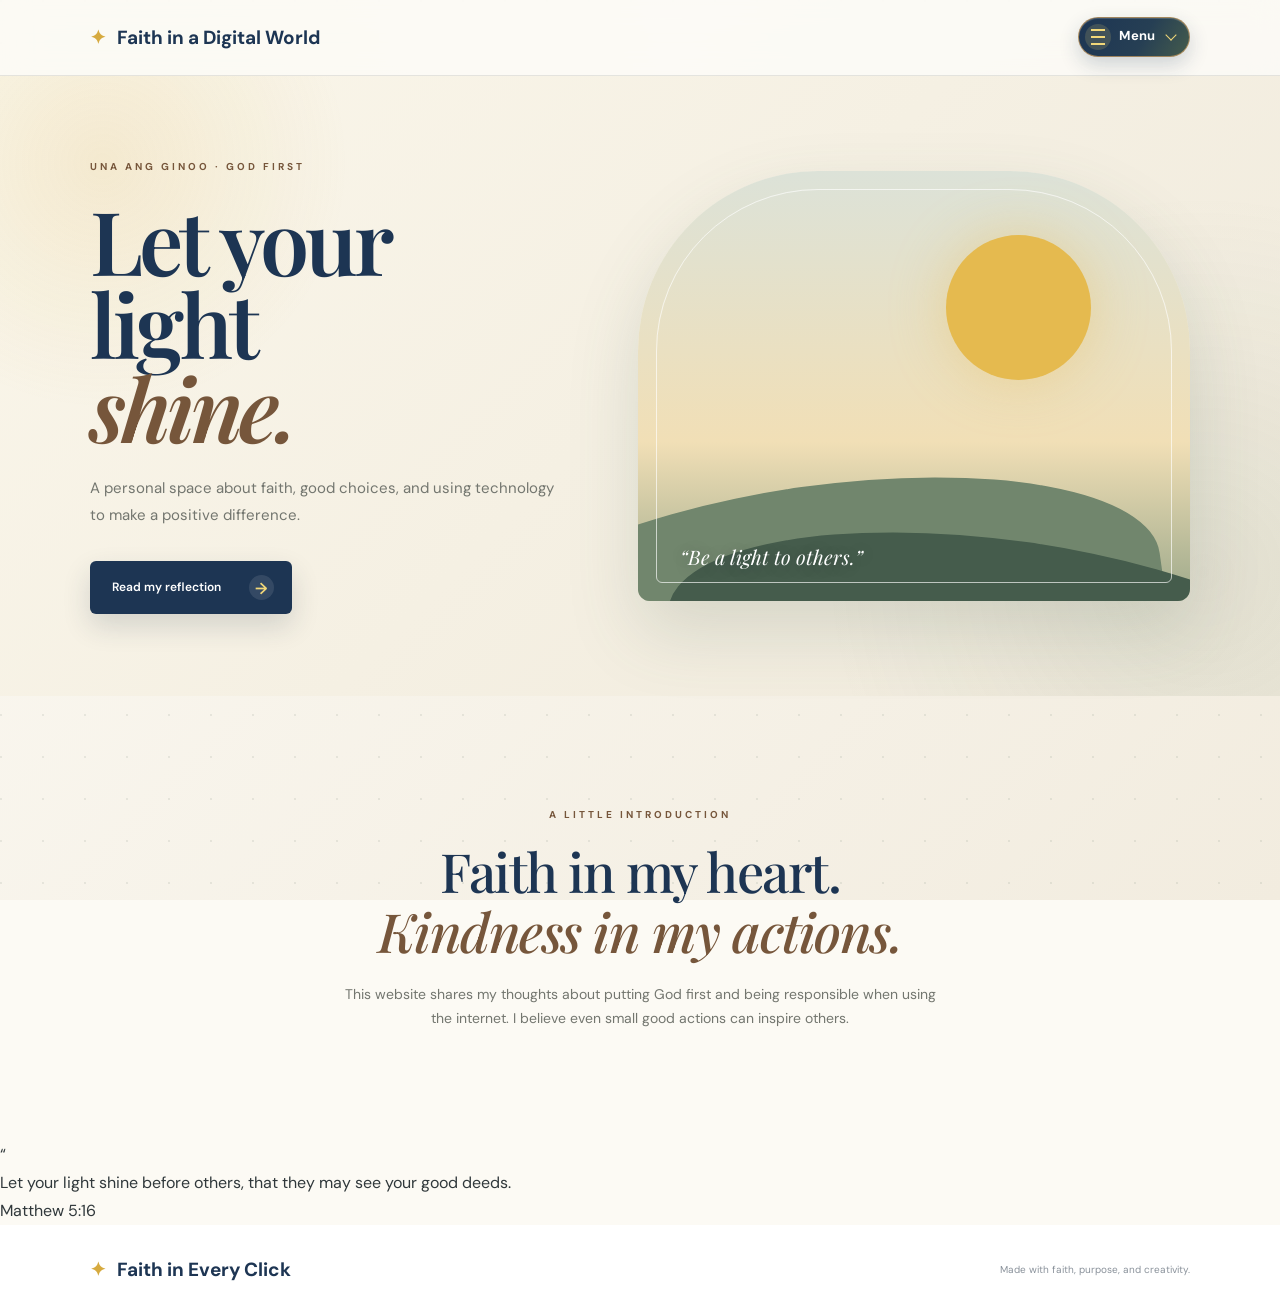
<file: index.html>
<!DOCTYPE html>
<html lang="en">
<head>
  <meta charset="UTF-8">
  <meta name="viewport" content="width=device-width, initial-scale=1.0">
  <title>Home | Faith in a Digital World</title>
  <link rel="stylesheet" href="style.css">
</head>
<body>
  <header class="site-header">
    <a class="brand" href="index.html"><span>✦</span> Faith in a Digital World</a>
    <details class="site-menu">
      <summary><span class="menu-icon" aria-hidden="true"></span>Menu</summary>
      <nav aria-label="Main navigation">
        <a class="active" href="index.html">Home</a>
        <a href="reflection.html">Reflection</a>
        <a href="about.html">About Me</a>
        <a class="logout" href="login.html">Log out</a>
      </nav>
    </details>
  </header>

  <main>
    <section class="hero" id="home">
      <div class="hero-text">
        <p class="eyebrow">UNA ANG GINOO · GOD FIRST</p>
        <h1>Let your light<br><em>shine.</em></h1>
        <p class="intro">A personal space about faith, good choices, and using technology to make a positive difference.</p>
        <a href="reflection.html" class="button">Read my reflection <span>→</span></a>
      </div>
      <div class="hero-image" role="img" aria-label="Golden sun setting behind peaceful hills">
        <div class="sun"></div>
        <div class="hill hill-back"></div>
        <div class="hill hill-front"></div>
        <p class="image-note">“Be a light to others.”</p>
      </div>
    </section>

    <section class="welcome">
      <p class="eyebrow">A LITTLE INTRODUCTION</p>
      <h2>Faith in my heart.<br><em>Kindness in my actions.</em></h2>
      <p>This website shares my thoughts about putting God first and being responsible when using the internet. I believe even small good actions can inspire others.</p>
    </section>

    <section class="quote-panel">
      <span class="quote-mark">“</span>
      <blockquote>Let your light shine before others, that they may see your good deeds.</blockquote>
      <p>Matthew 5:16</p>
    </section>
  </main>

  <footer>
    <a class="brand" href="index.html"><span>✦</span> Faith in Every Click</a>
    <p>Made with faith, purpose, and creativity.</p>
  </footer>
</body>
</html>
</file>
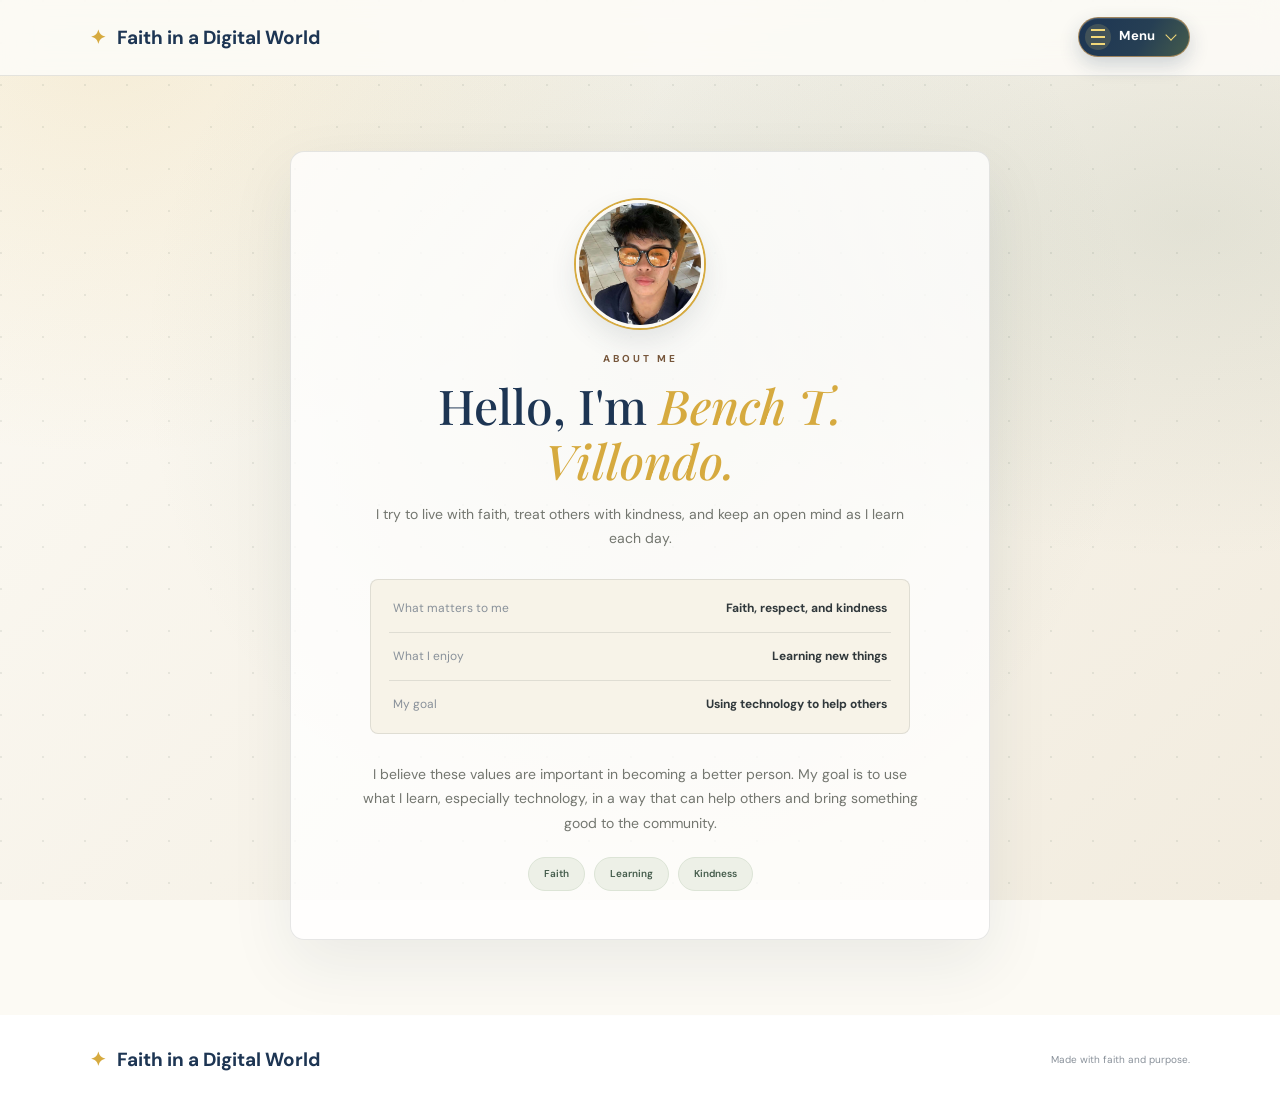
<file: about.html>
<!DOCTYPE html>
<html lang="en">
<head>
  <meta charset="UTF-8">
  <meta name="viewport" content="width=device-width, initial-scale=1.0">
  <title>About Me | Faith in a Digital World</title>
  <link rel="stylesheet" href="style.css">
</head>
<body>
  <header class="site-header">
    <a class="brand" href="index.html"><span>✦</span> Faith in a Digital World</a>
    <details class="site-menu">
      <summary><span class="menu-icon" aria-hidden="true"></span>Menu</summary>
      <nav aria-label="Main navigation">
        <a href="index.html">Home</a>
        <a href="reflection.html">Reflection</a>
        <a class="active" href="about.html">About Me</a>
        <a class="logout" href="login.html">Log out</a>
      </nav>
    </details>
  </header>

  <main class="about-wrap">
    <section class="about-card">
      <img class="profile-photo" src="Bench.png" alt="Bench T. Villondo">
      <p class="eyebrow">ABOUT ME</p>
      <h1>Hello, I'm <em>Bench T. Villondo.</em></h1>
      <p class="about-intro">I try to live with faith, treat others with kindness, and keep an open mind as I learn each day.</p>
      <div class="about-details">
        <div><span>What matters to me</span><strong>Faith, respect, and kindness</strong></div>
        <div><span>What I enjoy</span><strong>Learning new things</strong></div>
        <div><span>My goal</span><strong>Using technology to help others</strong></div>
      </div>
      <p class="about-end">I believe these values are important in becoming a better person. My goal is to use what I learn, especially technology, in a way that can help others and bring something good to the community.</p>
      <div class="about-tags"><span>Faith</span><span>Learning</span><span>Kindness</span></div>
    </section>
  </main>

  <footer>
    <a class="brand" href="index.html"><span>✦</span> Faith in a Digital World</a>
    <p>Made with faith and purpose.</p>
  </footer>
</body>
</html>
</file>
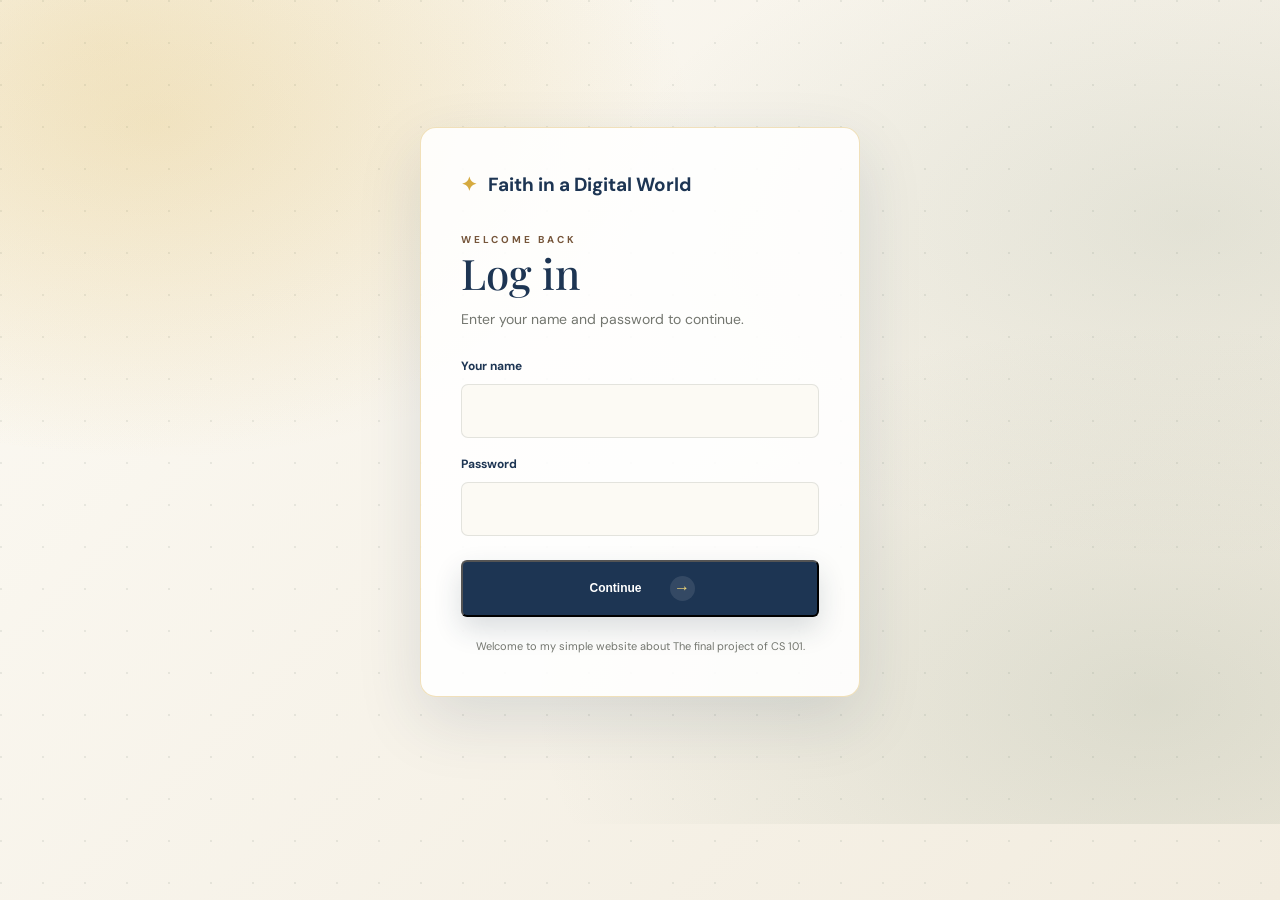
<file: login.html>
<!DOCTYPE html>
<html lang="en">
<head>
  <meta charset="UTF-8">
  <meta name="viewport" content="width=device-width, initial-scale=1.0">
  <title>Log In | Faith in a Digital World</title>
  <link rel="stylesheet" href="style.css">
</head>
<body>
  <main class="login-page">
    <section class="login-card">
      <a class="brand" href="index.html"><span>✦</span> Faith in a Digital World</a>
      <p class="eyebrow">WELCOME BACK</p>
      <h1>Log in</h1>
      <p>Enter your name and password to continue.</p>
      <form action="index.html" method="get">
        <label for="name">Your name</label>
        <input id="name" type="text" autocomplete="username" required>
        <label for="password">Password</label>
        <input id="password" type="password" autocomplete="current-password" required>
        <button class="button full" type="submit">Continue <span>→</span></button>
      </form>
      <p class="login-note">Welcome to my simple website about The final project of CS 101.</p>
    </section>
  </main>
</body>
</html>
</file>
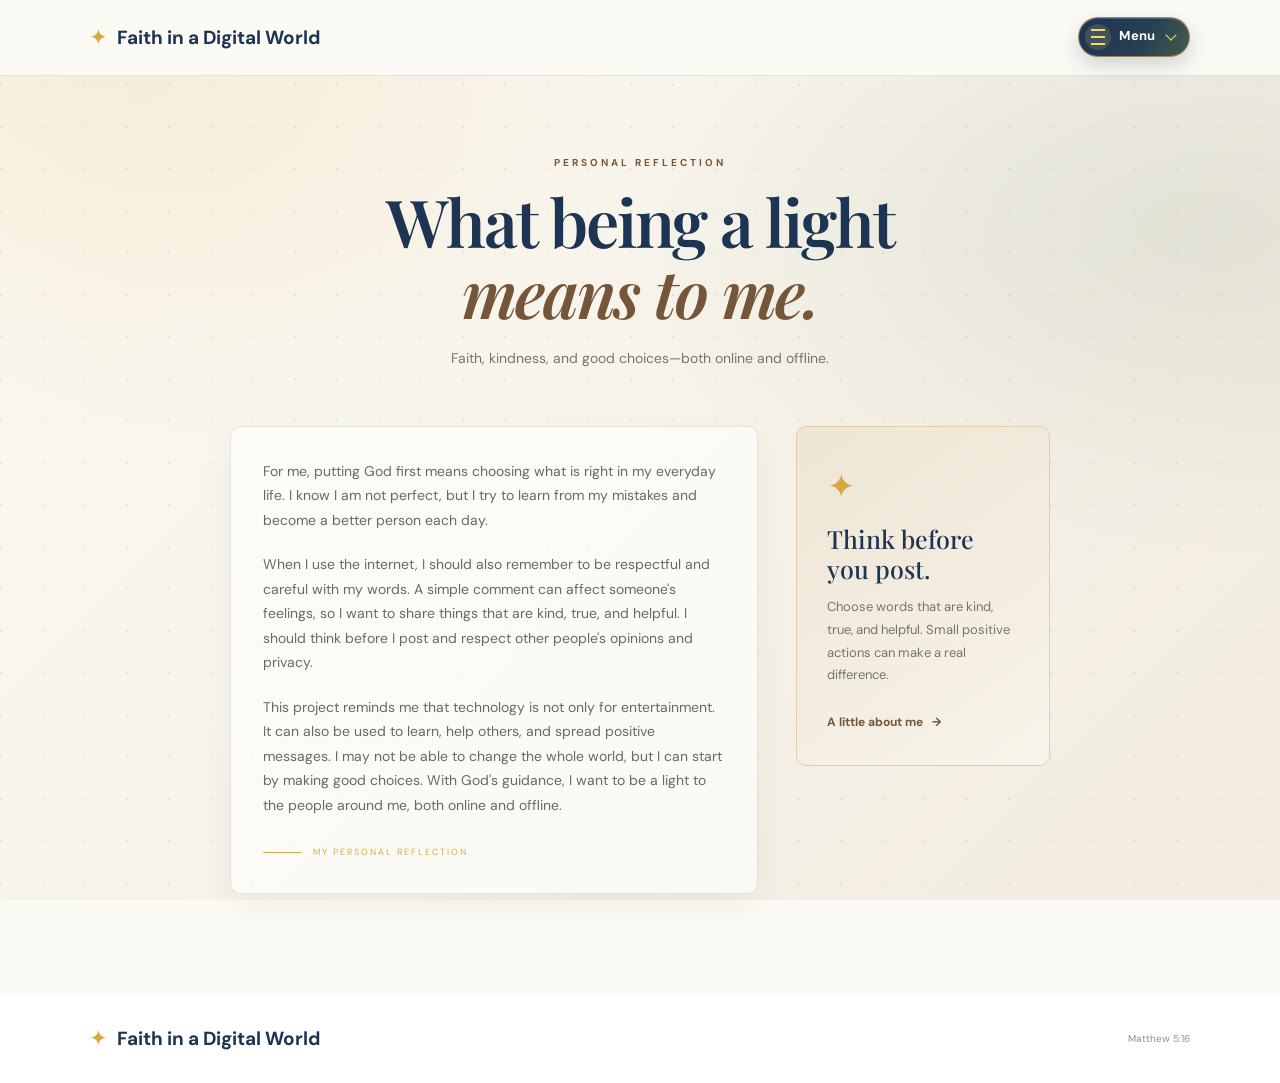
<file: reflection.html>
<!DOCTYPE html>
<html lang="en">
<head>
  <meta charset="UTF-8">
  <meta name="viewport" content="width=device-width, initial-scale=1.0">
  <title>Reflection | Faith in a Digital World</title>
  <link rel="stylesheet" href="style.css">
</head>
<body>
  <header class="site-header">
    <a class="brand" href="index.html"><span>✦</span> Faith in a Digital World</a>
    <details class="site-menu">
      <summary><span class="menu-icon" aria-hidden="true"></span>Menu</summary>
      <nav aria-label="Main navigation">
        <a href="index.html">Home</a>
        <a class="active" href="reflection.html">Reflection</a>
        <a href="about.html">About Me</a>
        <a class="logout" href="login.html">Log out</a>
      </nav>
    </details>
  </header>

  <main class="content-page">
    <section class="page-heading">
      <p class="eyebrow">PERSONAL REFLECTION</p>
      <h1>What being a light<br><em>means to me.</em></h1>
      <p>Faith, kindness, and good choices—both online and offline.</p>
    </section>

    <section class="reflection-page">
      <article class="reflection-copy">
        <p>For me, putting God first means choosing what is right in my everyday life. I know I am not perfect, but I try to learn from my mistakes and become a better person each day.</p>
        <p>When I use the internet, I should also remember to be respectful and careful with my words. A simple comment can affect someone's feelings, so I want to share things that are kind, true, and helpful. I should think before I post and respect other people's opinions and privacy.</p>
        <p>This project reminds me that technology is not only for entertainment. It can also be used to learn, help others, and spread positive messages. I may not be able to change the whole world, but I can start by making good choices. With God's guidance, I want to be a light to the people around me, both online and offline.</p>
        <div class="reflection-sign"><span></span> MY PERSONAL REFLECTION</div>
      </article>
      <aside class="reflection-note">
        <span class="note-mark">✦</span>
        <h2>Think before you post.</h2>
        <p>Choose words that are kind, true, and helpful. Small positive actions can make a real difference.</p>
        <a class="text-link" href="about.html">A little about me <span>→</span></a>
      </aside>
    </section>
  </main>

  <footer>
    <a class="brand" href="index.html"><span>✦</span> Faith in a Digital World</a>
    <p>Matthew 5:16</p>
  </footer>
</body>
</html>
</file>
<file: style.css>
@import url('https://fonts.googleapis.com/css2?family=DM+Sans:wght@400;500;600;700&family=Playfair+Display:ital,wght@0,500;0,600;1,500;1,600&display=swap');

:root {
  --navy: #1d3553;
  --ink: #30383b;
  --brown: #76563b;
  --gold: #d6aa3f;
  --gold-light: #f2d879;
  --green: #71866d;
  --green-dark: #455c4c;
  --cream: #f2ecdf;
  --paper: #fcfaf4;
  --muted: #73766f;
  --line: rgba(48, 56, 59, .12);
}

* { box-sizing: border-box; margin: 0; padding: 0; }
html { scroll-behavior: smooth; scroll-padding-top: 76px; }
body {
  background-color: var(--paper);
  background-image:
    radial-gradient(circle at 1px 1px, rgba(69,92,76,.1) 1px, transparent 1.5px),
    radial-gradient(ellipse at 8% 5%, rgba(214,170,63,.15), transparent 34%),
    radial-gradient(ellipse at 93% 25%, rgba(113,134,109,.14), transparent 35%),
    linear-gradient(135deg, #fcfaf4, #f2ecdf);
  background-size: 42px 42px, auto, auto, auto;
  background-attachment: fixed;
  color: var(--ink);
  font-family: 'DM Sans', Arial, sans-serif;
  line-height: 1.75;
  overflow-x: hidden;
}
a { text-decoration: none; color: inherit; }

.navbar {
  position: sticky;
  top: 0;
  z-index: 20;
  height: 76px;
  padding: 0 7%;
  display: flex;
  align-items: center;
  justify-content: space-between;
  background: rgba(252, 251, 247, .88);
  border-bottom: 1px solid rgba(38,55,70,.08);
  backdrop-filter: blur(14px);
}
.logo { font-size: 15px; font-weight: 700; color: var(--navy); letter-spacing: -.2px; }
.logo span {
  display: inline-grid;
  place-items: center;
  width: 27px;
  height: 27px;
  margin-right: 8px;
  border-radius: 50%;
  background: var(--gold);
  color: #fff;
  font-size: 13px;
  box-shadow: 0 5px 18px rgba(200,157,98,.28);
}
nav { display: flex; align-items: center; gap: 34px; }
nav a {
  position: relative;
  color: #68737d;
  font-size: 12px;
  font-weight: 600;
  transition: color .25s;
}
nav a::after {
  content: "";
  position: absolute;
  left: 50%;
  bottom: -8px;
  width: 0;
  height: 2px;
  background: var(--gold);
  transform: translateX(-50%);
  transition: width .25s;
}
nav a:hover, nav a.active { color: var(--gold); }
nav a:hover::after, nav a.active::after { width: 100%; }

.hero {
  min-height: 620px;
  padding: 82px 7%;
  display: grid;
  grid-template-columns: minmax(0, .92fr) minmax(380px, 1.08fr);
  align-items: center;
  gap: 7%;
  background:
    radial-gradient(circle at 8% 14%, rgba(214,170,63,.15), transparent 19%),
    radial-gradient(circle at 94% 80%, rgba(113,134,109,.12), transparent 29%),
    linear-gradient(135deg, #faf6ea 0%, #f0eadc 100%);
}
.hero-text { animation: rise .8s ease-out both; }
.eyebrow {
  color: var(--brown);
  font-size: 10px;
  font-weight: 700;
  letter-spacing: 3px;
  text-transform: uppercase;
}
.hero h1 {
  color: var(--navy);
  font: 600 clamp(58px, 7vw, 88px)/.95 'Playfair Display', Georgia, serif;
  margin: 22px 0 27px;
  letter-spacing: -4px;
}
h1 em, h2 em { color: var(--brown); font-style: italic; }
.intro {
  max-width: 470px;
  color: var(--muted);
  font-size: 15px;
  line-height: 1.8;
  margin-bottom: 32px;
}
.button {
  display: inline-flex;
  align-items: center;
  gap: 28px;
  padding: 14px 18px 14px 22px;
  background: var(--navy);
  color: #fff;
  border-radius: 6px;
  font-size: 12px;
  font-weight: 600;
  box-shadow: 0 12px 28px rgba(30,48,66,.16);
  transition: transform .25s, box-shadow .25s, background .25s;
}
.button:hover { background: #304b68; transform: translateY(-3px); box-shadow: 0 16px 32px rgba(29,53,83,.22); }
.button span {
  display: grid;
  place-items: center;
  width: 25px;
  height: 25px;
  border-radius: 50%;
  background: rgba(255,255,255,.1);
  color: var(--gold-light);
  font-size: 16px;
  transition: transform .25s;
}
.button:hover span { transform: translateX(3px); }

.hero-image {
  height: 430px;
  border-radius: 180px 180px 12px 12px;
  overflow: hidden;
  position: relative;
  background:
    linear-gradient(180deg, #dce2d8 0%, #f1dfb6 63%, #9da98b 100%);
  box-shadow: 0 30px 70px rgba(69,92,76,.17);
  animation: rise .8s .12s ease-out both;
}
.hero-image::before {
  content: "";
  position: absolute;
  inset: 18px;
  z-index: 3;
  border: 1px solid rgba(255,255,255,.65);
  border-radius: 162px 162px 6px 6px;
  pointer-events: none;
}
.sun {
  width: 145px;
  height: 145px;
  background: #e5ba4f;
  border-radius: 50%;
  position: absolute;
  top: 64px;
  right: 18%;
  box-shadow: 0 0 55px rgba(229,186,79,.4);
  animation: float 5s ease-in-out infinite;
}
.hill { position: absolute; width: 125%; height: 230px; border-radius: 50% 50% 0 0; }
.hill-back { background: var(--green); bottom: -115px; left: -30%; transform: rotate(-8deg); }
.hill-front { background: var(--green-dark); bottom: -170px; right: -30%; transform: rotate(8deg); }
.image-note {
  position: absolute;
  left: 42px;
  bottom: 31px;
  color: white;
  font: italic 20px 'Playfair Display', Georgia, serif;
  z-index: 5;
  text-shadow: 0 2px 16px rgba(30,48,66,.25);
}

.welcome {
  max-width: 760px;
  margin: auto;
  padding: 110px 25px;
  text-align: center;
}
.welcome h2, .section-heading h2, .about h2, .logout-section h2 {
  color: var(--navy);
  font: 500 clamp(38px, 4.5vw, 54px)/1.12 'Playfair Display', Georgia, serif;
  margin: 17px 0 20px;
  letter-spacing: -1.5px;
}
.welcome > p:last-child { max-width: 610px; margin: 0 auto; color: var(--muted); font-size: 14px; }

.section { padding: 110px 7%; }
.reflection {
  display: grid;
  grid-template-columns: .85fr 1.15fr;
  gap: 9%;
  background: #f2eee3;
  position: relative;
}
.reflection::before {
  content: "01";
  position: absolute;
  right: 3%;
  bottom: -34px;
  color: rgba(30,48,66,.035);
  font: 600 180px/1 'Playfair Display', Georgia, serif;
}
.section-heading h2 { font-size: clamp(42px, 5vw, 62px); }
.reflection-copy {
  padding: 8px 0 0 38px;
  border-left: 1px solid rgba(200,157,98,.38);
  position: relative;
  z-index: 1;
}
.reflection-copy p { color: #626c67; font-size: 14px; margin-bottom: 20px; }
.reflection-sign { display: flex; align-items: center; gap: 12px; color: var(--gold); font-size: 9px; letter-spacing: 2px; margin-top: 28px; }
.reflection-sign span { width: 38px; height: 1px; background: var(--gold); }

.about { background: #fff; }
.about-card {
  max-width: 920px;
  margin: auto;
  display: grid;
  grid-template-columns: 150px 1fr;
  gap: 45px;
  align-items: start;
}
.profile-icon {
  width: 130px;
  height: 130px;
  display: grid;
  place-items: center;
  border-radius: 50%;
  background: var(--cream);
  color: var(--gold);
  font-size: 46px;
  border: 1px solid #e8ddc8;
  box-shadow: inset 0 0 0 10px rgba(255,255,255,.55), 0 18px 40px rgba(51,65,72,.08);
}
.about-card > div:last-child > p:not(.eyebrow) { max-width: 650px; color: var(--muted); font-size: 14px; margin: 12px 0; }
.about-tags { display: flex; flex-wrap: wrap; gap: 9px; margin-top: 22px; }
.about-tags span {
  background: #edf0e7;
  color: var(--green-dark);
  border: 1px solid #dce4d6;
  border-radius: 20px;
  padding: 7px 15px;
  font-size: 10px;
  font-weight: 600;
}

.logout-section {
  text-align: center;
  padding: 100px 20px;
  background:
    radial-gradient(circle at 50% 120%, rgba(214,170,63,.2), transparent 35%),
    radial-gradient(circle at 0% 100%, rgba(113,134,109,.17), transparent 45%),
    var(--navy);
  color: white;
  position: relative;
  overflow: hidden;
}
.logout-section::before, .logout-section::after {
  content: "";
  position: absolute;
  width: 240px;
  height: 240px;
  border: 1px solid rgba(234,211,169,.12);
  border-radius: 50%;
}
.logout-section::before { left: -150px; top: -120px; }
.logout-section::after { right: -150px; bottom: -120px; }
.logout-section h2 { color: white; }
.logout-section > p:not(.eyebrow) { color: #d8e0d4; font-size: 14px; margin: 12px 0 26px; }
.button-light { background: var(--gold-light); color: var(--navy); box-shadow: none; }
.button-light:hover { background: #f2dfba; }
footer { padding: 28px 7%; display: flex; justify-content: space-between; align-items: center; background: #fff; }
footer p { color: #89919a; font-size: 10px; }

.reveal { opacity: 0; transform: translateY(24px); transition: opacity .7s ease, transform .7s ease; }
.reveal.visible { opacity: 1; transform: translateY(0); }

@keyframes rise {
  from { opacity: 0; transform: translateY(24px); }
  to { opacity: 1; transform: translateY(0); }
}
@keyframes float {
  0%, 100% { transform: translateY(0); }
  50% { transform: translateY(-8px); }
}

@media (max-width: 900px) {
  .hero { grid-template-columns: 1fr 1fr; gap: 35px; }
  .hero h1 { font-size: clamp(50px, 8vw, 72px); }
  .hero-image { height: 380px; }
  .reflection { gap: 6%; }
}

@media (max-width: 760px) {
  .navbar { height: auto; min-height: 68px; padding: 14px 5%; flex-wrap: wrap; gap: 10px; }
  .logo { font-size: 13px; }
  nav { width: 100%; order: 2; gap: 0; justify-content: space-between; }
  nav a { font-size: 10px; }
  nav a::after { bottom: -5px; }
  .hero { grid-template-columns: 1fr; padding: 58px 6% 68px; gap: 42px; }
  .hero h1 { font-size: 58px; letter-spacing: -3px; }
  .hero-image { height: 330px; border-radius: 140px 140px 10px 10px; }
  .sun { width: 118px; height: 118px; }
  .image-note { left: 28px; bottom: 24px; }
  .welcome { padding: 78px 6%; }
  .section { padding: 78px 6%; }
  .reflection { grid-template-columns: 1fr; gap: 32px; }
  .reflection-copy { padding: 5px 0 0 22px; }
  .about-card { grid-template-columns: 1fr; gap: 25px; }
  .profile-icon { width: 110px; height: 110px; }
  .logout-section { padding: 82px 6%; }
  footer { padding: 22px 6%; flex-wrap: wrap; gap: 8px; }
}

@media (prefers-reduced-motion: reduce) {
  html { scroll-behavior: auto; }
  *, *::before, *::after { animation-duration: .01ms !important; transition-duration: .01ms !important; }
}

.site-header {
  position: sticky;
  top: 0;
  z-index: 20;
  min-height: 76px;
  padding: 14px 7%;
  display: flex;
  align-items: center;
  justify-content: space-between;
  gap: 24px;
  background: rgba(252,251,247,.9);
  border-bottom: 1px solid var(--line);
  backdrop-filter: blur(14px);
}
.brand { color: var(--navy); font-size: 19px; font-weight: 700; white-space: nowrap; }
.brand span { color: var(--gold); margin-right: 7px; }
.site-menu { position: relative; z-index: 2; }
.site-menu summary {
  display: inline-flex;
  align-items: center;
  gap: 11px;
  min-height: 44px;
  padding: 9px 16px;
  color: #fff;
  background: linear-gradient(135deg, var(--navy), #36536b);
  border: 1px solid rgba(200,157,98,.75);
  border-radius: 7px;
  box-shadow: 0 5px 14px rgba(30,48,66,.16);
  cursor: pointer;
  font-size: 13px;
  font-weight: 700;
  list-style: none;
  transition: background .2s, box-shadow .2s, transform .2s;
}
.site-menu summary::-webkit-details-marker { display: none; }
.site-menu summary::after {
  width: 7px;
  height: 7px;
  margin: -4px 1px 0 4px;
  border-right: 1.5px solid var(--gold-light);
  border-bottom: 1.5px solid var(--gold-light);
  content: "";
  transform: rotate(45deg);
  transition: transform .2s;
}
.site-menu summary:hover, .site-menu[open] summary {
  background: linear-gradient(135deg, #304b68, var(--green-dark));
  box-shadow: 0 7px 18px rgba(30,48,66,.23), 0 0 0 3px rgba(200,157,98,.12);
  transform: translateY(-2px);
}
.site-menu[open] summary::after { margin-top: 4px; transform: rotate(225deg); }
.menu-icon, .menu-icon::before, .menu-icon::after {
  display: block;
  width: 16px;
  height: 2px;
  background: currentColor;
}
.menu-icon { position: relative; transition: background .2s; }
.menu-icon::before, .menu-icon::after {
  position: absolute;
  left: 0;
  content: "";
  transition: top .2s, transform .2s;
}
.menu-icon::before { top: -5px; }
.menu-icon::after { top: 5px; }
.site-menu[open] .menu-icon { background: transparent; }
.site-menu[open] .menu-icon::before { top: 0; transform: rotate(45deg); }
.site-menu[open] .menu-icon::after { top: 0; transform: rotate(-45deg); }
.site-menu summary:focus-visible, .site-menu nav a:focus-visible { outline: 2px solid var(--gold); outline-offset: 3px; }
.site-menu nav {
  position: absolute;
  top: calc(100% + 11px);
  right: 0;
  display: flex;
  min-width: 220px;
  flex-direction: column;
  gap: 5px;
  padding: 10px;
  background: rgba(30,48,66,.98);
  border: 1px solid rgba(200,157,98,.65);
  border-radius: 8px;
  box-shadow: 0 16px 34px rgba(30,48,66,.24);
  animation: menu-arrive .18s ease-out both;
}
.site-menu nav a {
  display: inline-flex;
  align-items: center;
  min-height: 40px;
  padding: 8px 12px;
  color: #e8eaf0;
  background: transparent;
  border: 1px solid transparent;
  border-radius: 5px;
  font-size: 13px;
  font-weight: 600;
  transition: color .2s, background .2s, border-color .2s, transform .2s;
}
.site-menu nav a::after { display: none; }
.site-menu nav a:hover, .site-menu nav a.active {
  color: #fff;
  background: rgba(113,134,109,.24);
  border-color: rgba(214,170,63,.48);
  transform: translateX(3px);
}
.site-menu nav a.active::before {
  width: 6px;
  height: 6px;
  margin-right: 9px;
  background: var(--gold);
  border-radius: 50%;
  content: "";
}
@keyframes menu-arrive {
  from { opacity: 0; transform: translateY(-6px) scale(.98); }
  to { opacity: 1; transform: translateY(0) scale(1); }
}
.content-page { max-width: 1000px; margin: auto; padding: 78px 7% 100px; }
.page-heading { max-width: 760px; margin: 0 auto 55px; text-align: center; }
.page-heading h1 { color: var(--navy); font: 600 clamp(42px, 6vw, 66px)/1.08 'Playfair Display', Georgia, serif; margin: 14px 0 18px; letter-spacing: -2px; }
.page-heading > p:last-child { color: var(--muted); font-size: 14px; }
.reflection-page {
  display: grid;
  grid-template-columns: 1.35fr .65fr;
  align-items: start;
  gap: 38px;
}
.reflection-page .reflection-copy {
  padding: 32px;
  background: rgba(255,255,255,.62);
  border: 1px solid var(--line);
  border-radius: 10px;
  box-shadow: 0 14px 36px rgba(30,48,66,.05);
}
.reflection-note {
  position: sticky;
  top: 105px;
  padding: 30px;
  background: linear-gradient(145deg, #eee5d5, #f8f4e9);
  border: 1px solid #dfcfad;
  border-radius: 10px;
}
.note-mark { color: var(--gold); font-size: 34px; }
.reflection-note h2 { margin: 8px 0 12px; color: var(--navy); font: 500 25px/1.2 'Playfair Display', Georgia, serif; }
.reflection-note p { margin-bottom: 20px; color: var(--muted); font-size: 13px; }
.text-link { color: var(--brown); font-size: 12px; font-weight: 700; }
.text-link span { margin-left: 6px; }
.about-wrap {
  min-height: calc(100vh - 140px);
  padding: 75px 20px;
  display: grid;
  place-items: center;
  background: radial-gradient(ellipse at 50% 30%, rgba(113,134,109,.14), transparent 55%);
}
.about-card {
  display: block;
  width: min(700px, 100%);
  padding: 48px;
  background: rgba(255,255,255,.78);
  border: 1px solid var(--line);
  border-radius: 14px;
  text-align: center;
  box-shadow: 0 24px 65px rgba(30,48,66,.08);
}
.about-card .profile-photo {
  width: 128px;
  height: 128px;
  margin: 0 auto 22px;
  display: block;
  object-fit: cover;
  object-position: center 30%;
  border-radius: 50%;
  border: 3px solid var(--paper);
  box-shadow: 0 0 0 2px var(--gold), 0 12px 28px rgba(51,65,72,.12);
}
.about-card .eyebrow { margin-bottom: 10px; }
.about-card h1 { margin: 0 0 14px; color: var(--navy); font: 500 clamp(36px, 5vw, 48px)/1.15 'Playfair Display', Georgia, serif; }
.about-card h1 em { color: var(--gold); }
.about-intro, .about-end { max-width: 560px; margin: 0 auto; color: var(--muted); font-size: 14px; }
.about-details {
  max-width: 540px;
  margin: 28px auto;
  padding: 5px 18px;
  background: #f7f3e8;
  border: 1px solid var(--line);
  border-radius: 8px;
  text-align: left;
}
.about-details div { padding: 13px 4px; display: flex; justify-content: space-between; gap: 15px; border-bottom: 1px solid var(--line); }
.about-details div:last-child { border-bottom: 0; }
.about-details span { color: #89919a; font-size: 12px; }
.about-details strong { text-align: right; font-size: 12px; }
.about-card .about-tags { justify-content: center; }

@media (max-width: 760px) {
  .site-header { min-height: 70px; padding: 12px 6%; }
  .brand { font-size: 16px; }
  .site-menu summary { min-height: 40px; padding: 7px 11px; }
  .content-page { padding: 58px 6% 75px; }
  .reflection-page { grid-template-columns: 1fr; gap: 22px; }
  .reflection-page .reflection-copy { padding: 24px; }
  .reflection-note { position: static; }
  .about-card { padding: 34px 22px; }
  .about-wrap { padding: 50px 16px; }
  .about-details div { flex-direction: column; gap: 2px; }
  .about-details strong { text-align: left; }
}
@media (prefers-reduced-motion: reduce) {
  .site-menu *, .site-menu nav { animation-duration: .01ms; transition-duration: .01ms; }
}

.site-menu summary {
  min-height: 40px;
  padding: 5px 13px 5px 6px;
  gap: 8px;
  border-radius: 999px;
  background: linear-gradient(120deg, var(--navy), #263f54 58%, var(--green-dark));
  box-shadow: 0 8px 20px rgba(29,53,83,.2), inset 0 1px 0 rgba(255,255,255,.16);
  letter-spacing: .3px;
}
.site-menu summary:hover, .site-menu[open] summary {
  background: linear-gradient(120deg, #274461, var(--green-dark));
  box-shadow: 0 10px 24px rgba(29,53,83,.24), 0 0 0 4px rgba(214,170,63,.15);
  transform: translateY(-2px);
}
.menu-icon {
  width: 26px;
  height: 26px;
  display: grid;
  place-items: center;
  border-radius: 50%;
  background: linear-gradient(var(--gold-light),var(--gold-light)) center/14px 2px no-repeat, rgba(242,216,121,.16);
  color: var(--gold-light);
  transition: background .2s;
}
.menu-icon::before, .menu-icon::after { left: 6px; width: 14px; }
.menu-icon::before { top: 5px; }
.menu-icon::after { top: 19px; }
.site-menu[open] .menu-icon {
  background: rgba(242,216,121,.24);
}
.site-menu[open] .menu-icon::before, .site-menu[open] .menu-icon::after {
  top: 12px;
}
.site-menu nav {
  min-width: 215px;
  padding: 10px;
  gap: 4px;
  background: linear-gradient(155deg, #1d3553, #263d4e 65%, #344d3f);
  border: 1px solid rgba(214,170,63,.56);
  border-radius: 13px;
  box-shadow: 0 20px 45px rgba(29,53,83,.28), inset 0 1px 0 rgba(255,255,255,.08);
}
.site-menu nav::before {
  padding: 5px 11px 9px;
  color: var(--gold-light);
  content: "EXPLORE";
  font-size: 9px;
  font-weight: 700;
  letter-spacing: 2px;
}
.site-menu nav a {
  min-height: 40px;
  padding: 5px 9px;
  border-radius: 8px;
}
.site-menu nav a::before, .site-menu nav a.active::before {
  width: 25px;
  height: 25px;
  flex: 0 0 25px;
  display: grid;
  place-items: center;
  margin-right: 10px;
  border: 1px solid rgba(242,216,121,.2);
  border-radius: 8px;
  background: rgba(242,216,121,.1);
  color: var(--gold-light);
  font-size: 11px;
  font-weight: 700;
}
.site-menu nav a[href="index.html"]::before { content: "H"; }
.site-menu nav a[href="reflection.html"]::before { content: "R"; }
.site-menu nav a[href="about.html"]::before { content: "A"; }
.site-menu nav a[href="login.html"]::before { content: "↗"; }
.site-menu nav a.logout {
  margin-top: 5px;
  border-top-color: rgba(242,216,121,.2);
  color: var(--gold-light);
}
.site-menu nav a:hover, .site-menu nav a.active {
  background: rgba(113,134,109,.3);
  border-color: rgba(214,170,63,.52);
  transform: translateX(2px);
}
.site-menu nav a:hover::before, .site-menu nav a.active::before {
  background: var(--gold);
  border-color: var(--gold-light);
  color: var(--navy);
}
.site-menu summary:focus-visible, .site-menu nav a:focus-visible {
  outline: 2px solid var(--gold-light);
  outline-offset: 4px;
}

.login-page {
  min-height: calc(100vh - 76px);
  padding: 48px 20px;
  display: grid;
  place-items: center;
  background:
    radial-gradient(ellipse at 12% 15%, rgba(214,170,63,.18), transparent 34%),
    radial-gradient(ellipse at 90% 85%, rgba(113,134,109,.18), transparent 38%);
}
.login-card {
  width: min(440px, 100%);
  padding: 40px;
  background: rgba(255,255,255,.88);
  border: 1px solid rgba(214,170,63,.35);
  border-radius: 16px;
  box-shadow: 0 24px 65px rgba(29,53,83,.13);
}
.login-card .brand { display: inline-block; margin-bottom: 30px; }
.login-card h1 {
  margin: 0 0 10px;
  color: var(--navy);
  font: 500 42px/1.15 'Playfair Display', Georgia, serif;
}
.login-card > p:not(.eyebrow):not(.login-note) { margin-bottom: 24px; color: var(--muted); font-size: 14px; }
.login-card label { display: block; margin: 16px 0 7px; color: var(--navy); font-size: 12px; font-weight: 700; }
.login-card input {
  width: 100%;
  padding: 12px 14px;
  border: 1px solid var(--line);
  border-radius: 7px;
  background: var(--paper);
  color: var(--ink);
  font: inherit;
}
.login-card input:focus { outline: 2px solid rgba(113,134,109,.5); outline-offset: 1px; }
.login-card .full { width: 100%; margin-top: 24px; justify-content: center; }
.login-note { margin-top: 20px; color: var(--muted); font-size: 11px; text-align: center; }
@media (max-width: 760px) {
  .login-page { min-height: calc(100vh - 70px); padding: 35px 16px; }
  .login-card { padding: 32px 24px; }
}
</file>
